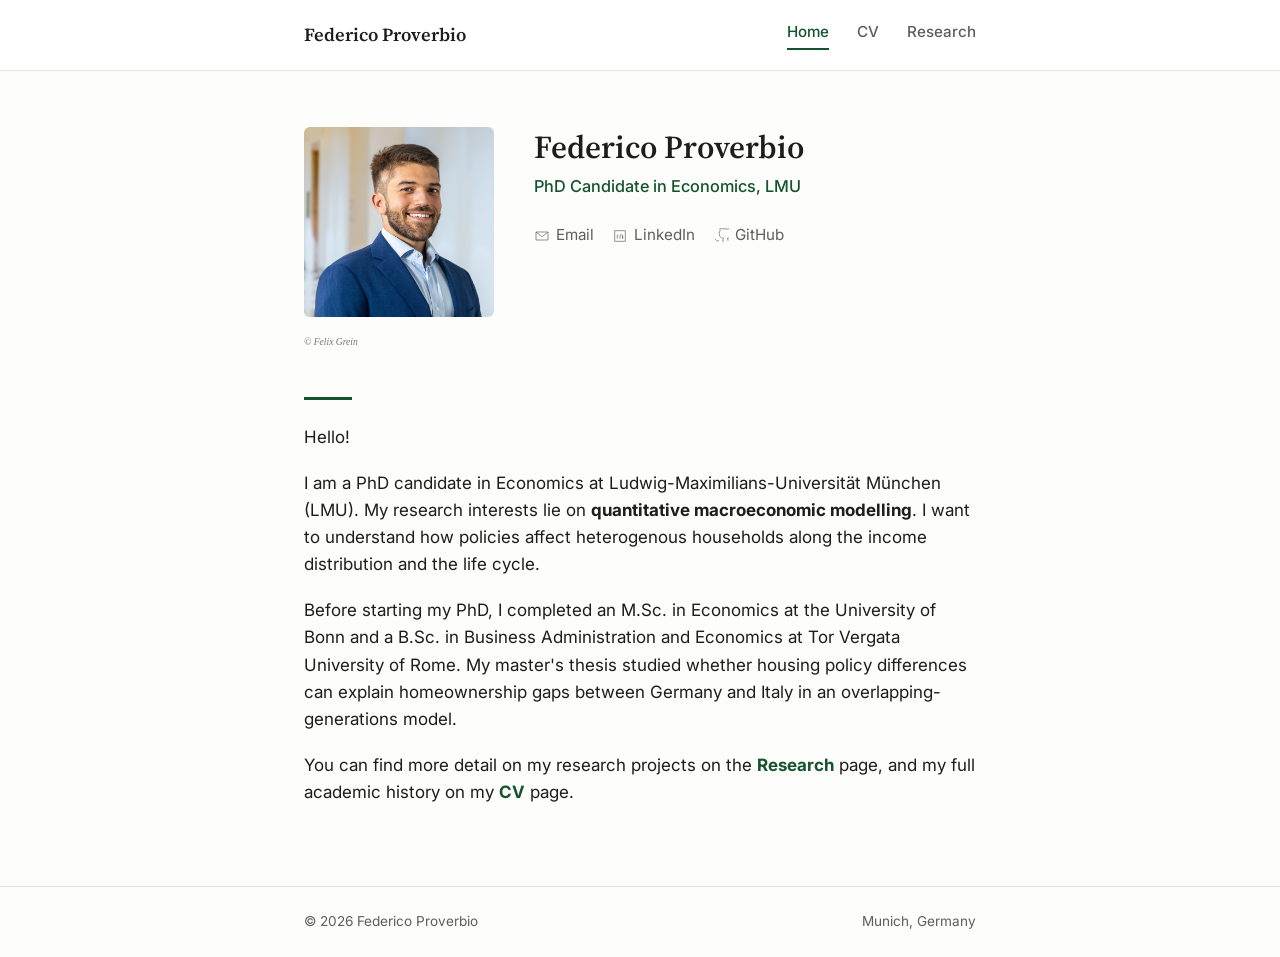
<file: index.html>
<!DOCTYPE html>
<html lang="en">
<head>
<meta charset="UTF-8">
<meta name="viewport" content="width=device-width, initial-scale=1">
<title>Federico Proverbio</title>
<meta name="description" content="Federico Proverbio — PhD Candidate in Economics, LMU.">
<link rel="stylesheet" href="style.css">
</head>
<body>

<nav class="site-nav">
  <div class="wrap">
    <a class="brand" href="index.html">Federico Proverbio</a>
    <div class="links">
      <a href="index.html" class="active">Home</a>
      <a href="cv.html">CV</a>
      <a href="research.html">Research</a>
    </div>
  </div>
</nav>

<main>
  <div class="wrap">

    <section class="hero">
      <div class="hero-image-wrapper">
        <img src="images/Provebio_Federico_2026_quer.jpg" alt="Photo of Federico Proverbio">
        <div class="photo-credit">&copy; Felix Grein</div>
      </div>
  
  <div class="hero-text">
    <!-- Rest of your hero text code remains the same -->
        <h1>Federico Proverbio</h1>
        <div class="role">PhD Candidate in Economics, LMU</div>
        <div class="contact-row">
          <a href="mailto:Federico.Proverbio@lmu.de">
            <svg viewBox="0 0 24 24"><path d="M3 6h18v12H3z"/><path d="M3 6l9 7 9-7"/></svg>
            Email
          </a>
          <a href="https://www.linkedin.com/in/federico-proverbio" target="_blank" rel="noopener">
            <svg viewBox="0 0 24 24"><path d="M4 4h16v16H4z" stroke-linejoin="round"/><path d="M8 10v6M8 7v.01M12 16v-4c0-1.2 1-2 2-2s2 .8 2 2v4M16 16v-4"/></svg>
            LinkedIn
          </a>
          <a href="https://github.com/federico-proverbio" target="_blank" rel="noopener">
            <svg viewBox="0 0 24 24"><path d="M9 19c-4 1.5-4-2-6-2m12 4v-3.4c0-1 .3-1.6 1-2.2-3.3-.4-6.7-1.6-6.7-7.4 0-1.6.6-3 1.5-4-.2-.4-.7-2 .1-4 0 0 1.3-.4 4.1 1.6a14 14 0 0 1 7.4 0c2.8-2 4.1-1.6 4.1-1.6.8 2 .3 3.6.1 4 1 1 1.5 2.4 1.5 4 0 5.8-3.4 7-6.7 7.4.5.5 1 1.4 1 2.8V19"/></svg>
            GitHub
          </a>
        </div>
      </div>
    </section>

    <hr class="hero-rule">

    <section class="bio">
      <p>
      </p>
        Hello!
      </p>
        I am a PhD candidate in Economics at Ludwig-Maximilians-Universität München (LMU).

       My research interests lie on <b>quantitative macroeconomic modelling</b>. I want to understand how
       policies affect heterogenous households along the income distribution and the life cycle. 
      </p>
      <p>
        Before starting my PhD, I completed an M.Sc. in Economics at the University of Bonn
        and a B.Sc. in Business Administration and Economics at Tor Vergata University
        of Rome. My master's thesis studied whether housing policy differences can explain
        homeownership gaps between Germany and Italy in an overlapping-generations model.
      </p>
      <p>
        You can find more detail on my research projects on the
        <b><a href="research.html">Research</a></b> page, and my full academic history on my
        <b><a href="cv.html">CV</a></b> page.
      </p>
    </section>

  </div>
</main>

<footer>
  <div class="wrap">
    <span>© 2026 Federico Proverbio</span>
    <span>Munich, Germany</span>
  </div>
</footer>

</body>
</html>
</file>
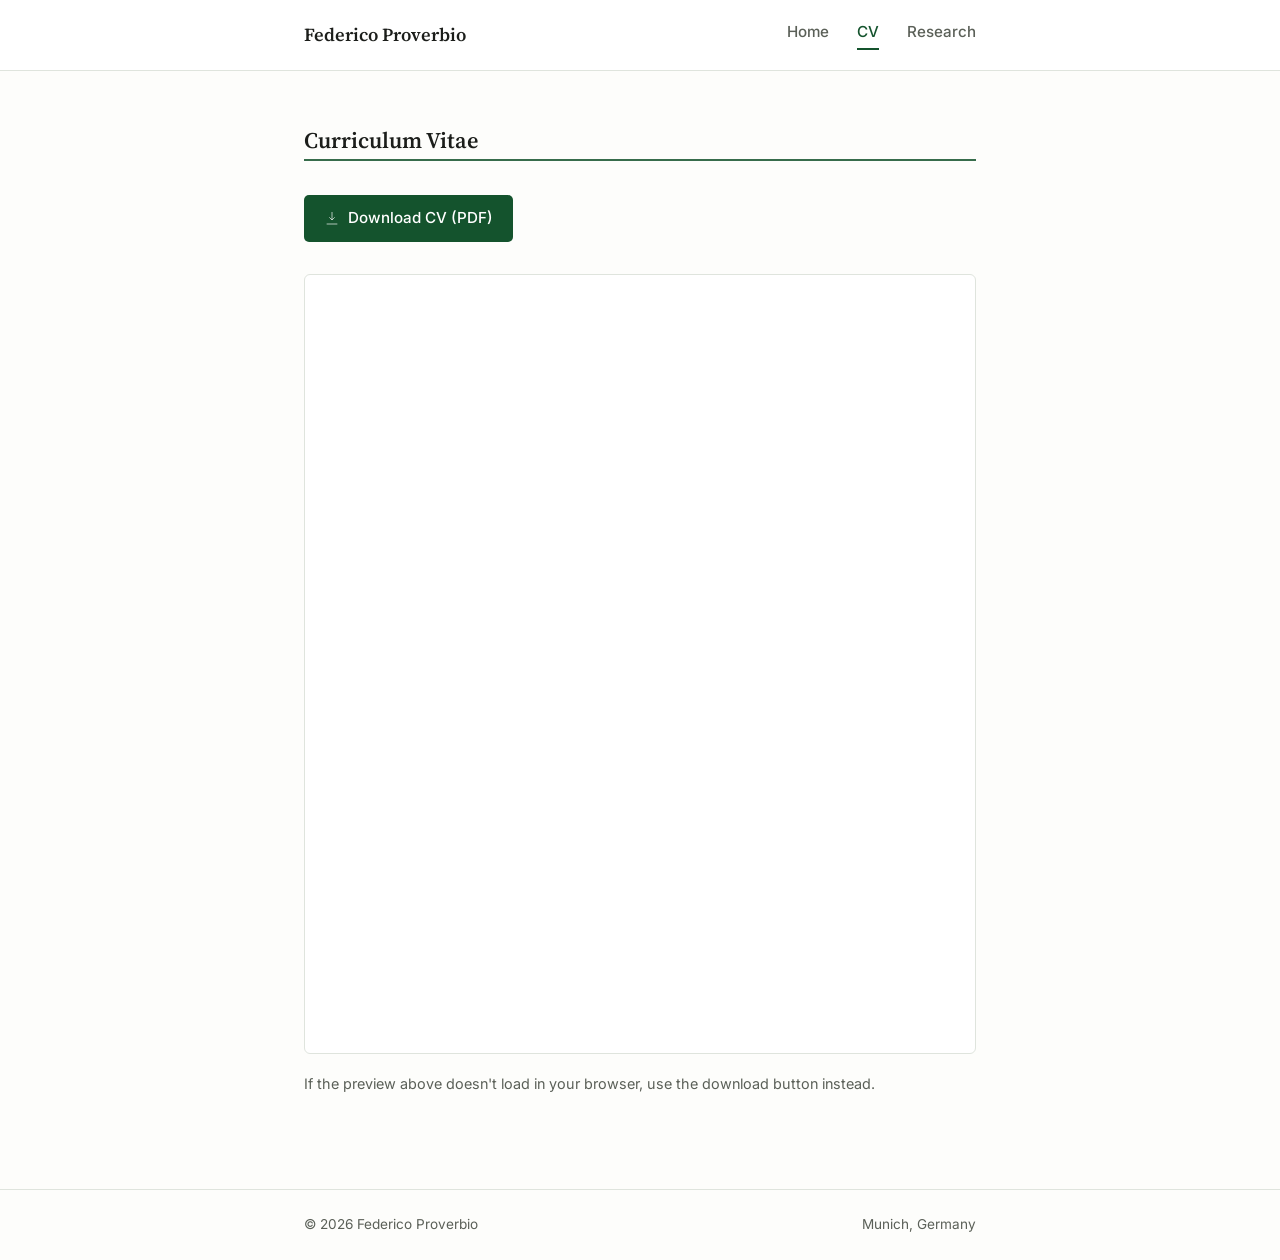
<file: cv.html>
<!DOCTYPE html>
<html lang="en">
<head>
<meta charset="UTF-8">
<meta name="viewport" content="width=device-width, initial-scale=1">
<title>CV — Federico Proverbio</title>
<meta name="description" content="Curriculum Vitae of Federico Proverbio, PhD Candidate in Economics at LMU Munich.">
<link rel="stylesheet" href="style.css">
</head>
<body>

<nav class="site-nav">
  <div class="wrap">
    <a class="brand" href="index.html">Federico Proverbio</a>
    <div class="links">
      <a href="index.html">Home</a>
      <a href="cv.html" class="active">CV</a>
      <a href="research.html">Research</a>
    </div>
  </div>
</nav>

<main>
  <div class="wrap">

    <h2 class="section-title">Curriculum Vitae</h2>
    <hr class="section-rule">
    <a class="cv-download" href="cv/Proverbio_CV.pdf" download>
      <svg viewBox="0 0 24 24" width="16" height="16" stroke="currentColor" fill="none"><path d="M12 3v12m0 0l-4-4m4 4l4-4M4 21h16"/></svg>
      Download CV (PDF)
    </a>

    <iframe class="pdf-frame" src="cv/Proverbio_CV.pdf" title="Federico Proverbio CV"></iframe>
    <p class="pdf-fallback">
      If the preview above doesn't load in your browser, use the download button instead.
    </p>

  </div>
</main>

<footer>
  <div class="wrap">
    <span>© 2026 Federico Proverbio</span>
    <span>Munich, Germany</span>
  </div>
</footer>

</body>
</html>
</file>
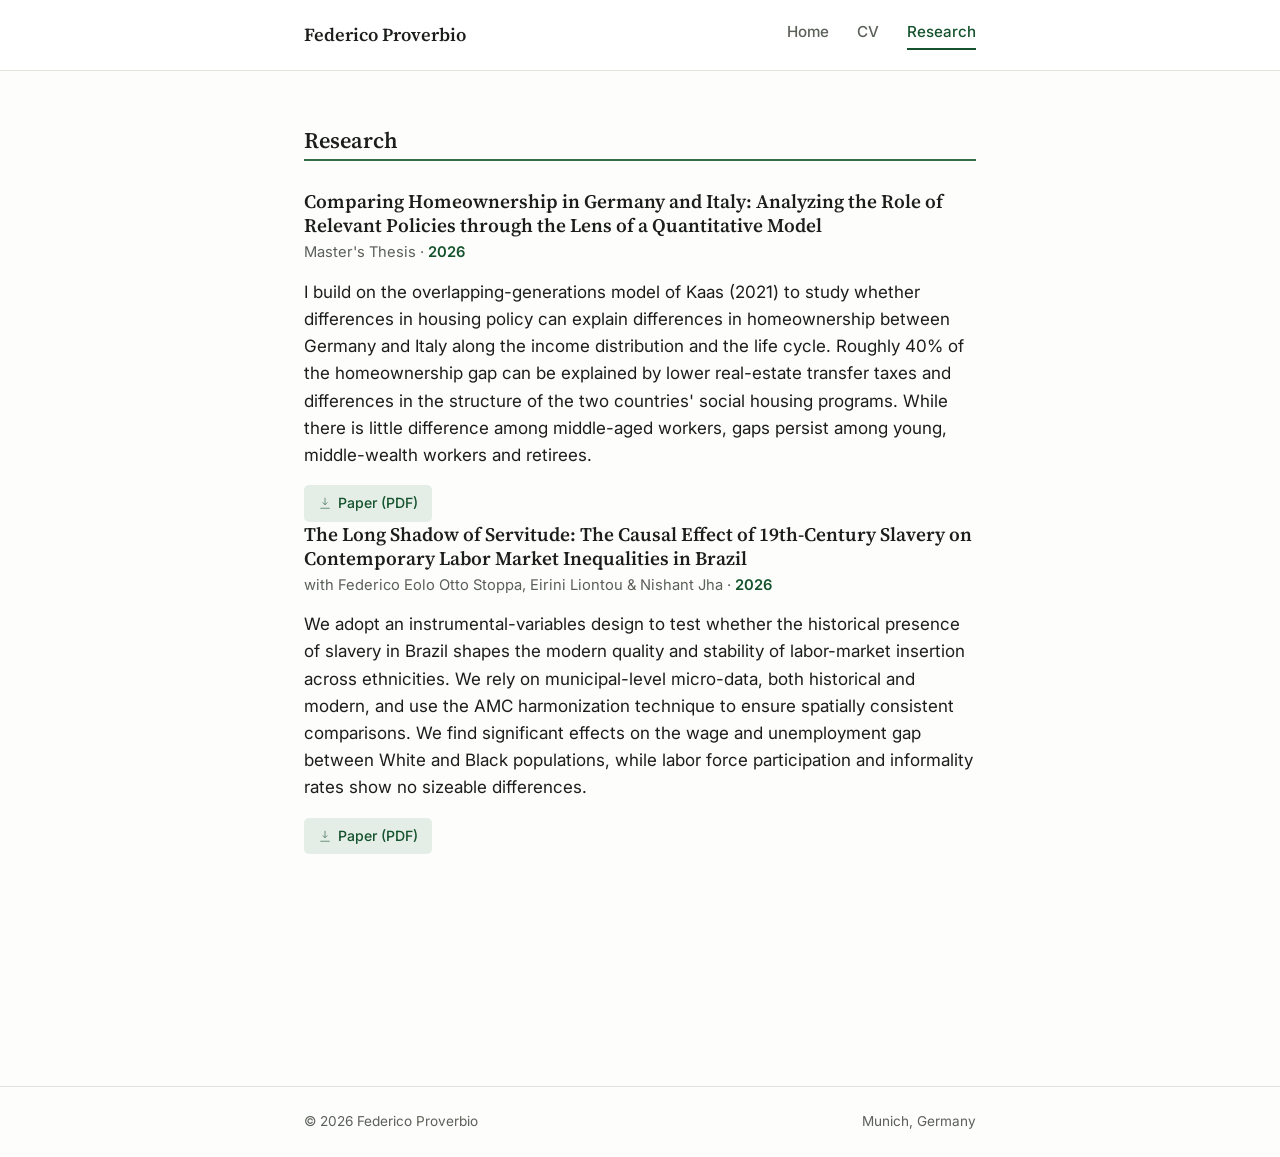
<file: research.html>
<!DOCTYPE html>
<html lang="en">
<head>
<meta charset="UTF-8">
<meta name="viewport" content="width=device-width, initial-scale=1">
<title>Research — Federico Proverbio</title>
<meta name="description" content="Research projects by Federico Proverbio in macroeconomics and housing.">
<link rel="stylesheet" href="style.css">
</head>
<body>

<nav class="site-nav">
  <div class="wrap">
    <a class="brand" href="index.html">Federico Proverbio</a>
    <div class="links">
      <a href="index.html">Home</a>
      <a href="cv.html">CV</a>
      <a href="research.html" class="active">Research</a>
    </div>
  </div>
</nav>

<main>
  <div class="wrap">

    <h2 class="section-title">Research</h2>
    <hr class="section-rule">

    <!-- ===================== PROJECT 1 ===================== -->
    <article class="project">
      <h3>Comparing Homeownership in Germany and Italy: Analyzing the Role of Relevant Policies through the Lens of a Quantitative Model</h3>
      <div class="meta">Master's Thesis &middot; <span class="year">2026</span></div>
      <p class="desc">
        I build on the overlapping-generations model of Kaas (2021) to study whether differences
        in housing policy can explain differences in homeownership between Germany and Italy along
        the income distribution and the life cycle. Roughly 40% of the homeownership gap can be
        explained by lower real-estate transfer taxes and differences in the structure of the two
        countries' social housing programs. While there is little difference among middle-aged
        workers, gaps persist among young, middle-wealth workers and retirees.
      </p>
      <div class="project-links">
        <!-- Swap href="#" for your real links, e.g. href="papers/homeownership_thesis.pdf" -->
        <a href="papers/Paper_Homeownership.pdf">
          <svg viewBox="0 0 24 24"><path d="M12 3v12m0 0l-4-4m4 4l4-4M4 21h16"/></svg>
          Paper (PDF)
        </a>
      </div>
     

    <!-- ===================== PROJECT 2 ===================== -->
    <article class="project">
      <h3>The Long Shadow of Servitude: The Causal Effect of 19th-Century Slavery on Contemporary Labor Market Inequalities in Brazil</h3>
      <div class="meta">with Federico Eolo Otto Stoppa, Eirini Liontou &amp; Nishant Jha &middot; <span class="year">2026</span></div>
      <p class="desc">
        We adopt an instrumental-variables design to test whether the historical presence of
        slavery in Brazil shapes the modern quality and stability of labor-market insertion across
        ethnicities. We rely on municipal-level micro-data, both historical and modern, and use the
        AMC harmonization technique to ensure spatially consistent comparisons. We find significant
        effects on the wage and unemployment gap between White and Black populations, while labor
        force participation and informality rates show no sizeable differences.
      </p>
      <div class="project-links">
        <a href="papers/Paper_Slavery.pdf">
          <svg viewBox="0 0 24 24"><path d="M12 3v12m0 0l-4-4m4 4l4-4M4 21h16"/></svg>
          Paper (PDF)
        </a>
      </div>
    </article>

    

  </div>
</main>

<footer>
  <div class="wrap">
    <span>© 2026 Federico Proverbio</span>
    <span>Munich, Germany</span>
  </div>
</footer>

</body>
</html>
</file>
<file: style.css>
/* ============================================================
   Federico Proverbio — academic site
   ============================================================ */

@import url('https://fonts.googleapis.com/css2?family=Source+Serif+4:opsz,wght@8..60,400;8..60,600;8..60,700&family=Inter:wght@400;500;600&display=swap');

:root {
  --bg: #fdfdfb;
  --surface: #ffffff;
  --ink: #1c1e1b;
  --ink-muted: #5b6058;
  --accent: #14532d;
  --accent-soft: #e4ede6;
  --border: #dfe4dd;
  --max-width: 720px;
}

* { box-sizing: border-box; }

html {
  scroll-behavior: smooth;
}

body {
  margin: 0;
  background: var(--bg);
  color: var(--ink);
  font-family: 'Inter', -apple-system, BlinkMacSystemFont, 'Segoe UI', sans-serif;
  font-size: 17px;
  line-height: 1.6;
  -webkit-font-smoothing: antialiased;
}

a {
  color: var(--accent);
  text-decoration: none;
}
a:hover, a:focus-visible {
  text-decoration: underline;
}

h1, h2, h3 {
  font-family: 'Source Serif 4', Georgia, serif;
  font-weight: 600;
  color: var(--ink);
  line-height: 1.25;
  margin: 0 0 0.5em;
}

/* ---------- Layout shell ---------- */
.wrap {
  max-width: var(--max-width);
  margin: 0 auto;
  padding: 0 24px;
}

/* ---------- Nav ---------- */
.site-nav {
  border-bottom: 1px solid var(--border);
  background: var(--surface);
}
.site-nav .wrap {
  display: flex;
  align-items: center;
  justify-content: space-between;
  padding-top: 20px;
  padding-bottom: 20px;
  flex-wrap: wrap;
  gap: 12px;
}
.site-nav .brand {
  font-family: 'Source Serif 4', Georgia, serif;
  font-weight: 600;
  font-size: 1.15rem;
  color: var(--ink);
  text-decoration: none;
}
.site-nav .links {
  display: flex;
  gap: 28px;
}
.site-nav .links a {
  color: var(--ink-muted);
  font-size: 0.95rem;
  font-weight: 500;
  padding-bottom: 4px;
  border-bottom: 2px solid transparent;
}
.site-nav .links a:hover,
.site-nav .links a.active {
  color: var(--accent);
  text-decoration: none;
  border-bottom-color: var(--accent);
}

/* ---------- Main / footer ---------- */
main {
  padding: 56px 0 40px;
}
footer {
  border-top: 1px solid var(--border);
  margin-top: 40px;
}
footer .wrap {
  padding: 24px;
  font-size: 0.85rem;
  color: var(--ink-muted);
  display: flex;
  justify-content: space-between;
  flex-wrap: wrap;
  gap: 8px;
}

/* ---------- Hero (home page) ---------- */
.hero {
  display: flex;
  gap: 40px;
  align-items: flex-start;
  margin-bottom: 48px;
}
.hero img {
  width: 190px;
  height: 190px;
  object-fit: cover;
  border-radius: 6px;
  flex-shrink: 0;
}
.hero-text h1 {
  font-size: 2rem;
  margin-bottom: 6px;
}
.hero-text .role {
  color: var(--accent);
  font-weight: 500;
  margin-bottom: 18px;
  font-size: 1.02rem;
}
.hero-rule {
  width: 48px;
  height: 3px;
  background: var(--accent);
  border: none;
  margin: 8px 0 24px;
}

.bio p {
  margin: 0 0 1.1em;
  color: var(--ink);
}
.bio p:last-child { margin-bottom: 0; }

/* ---------- Contact row ---------- */
.contact-row {
  display: flex;
  flex-wrap: wrap;
  gap: 18px;
  margin-top: 24px;
  font-size: 0.95rem;
}
.contact-row a {
  color: var(--ink-muted);
  display: inline-flex;
  align-items: center;
  gap: 6px;
}
.contact-row a:hover { color: var(--accent); text-decoration: none; }
.contact-row svg { width: 16px; height: 16px; stroke: currentColor; fill: none; }

/* ---------- Section heading pattern (echoes the CV's green rule) ---------- */
.section-title {
  font-size: 1.4rem;
  margin-bottom: 4px;
}
.section-rule {
  border: none;
  height: 2px;
  background: var(--accent);
  width: 100%;
  margin: 0 0 28px;
  opacity: 0.85;
}

/* ---------- CV page ---------- */
.cv-download {
  display: inline-flex;
  align-items: center;
  gap: 8px;
  background: var(--accent);
  color: #fff;
  padding: 11px 20px;
  border-radius: 5px;
  font-weight: 500;
  font-size: 0.95rem;
  margin: 6px 0 32px;
}
.cv-download:hover {
  background: #0f3f22;
  text-decoration: none;
  color: #fff;
}
.pdf-frame {
  width: 100%;
  height: 780px;
  border: 1px solid var(--border);
  border-radius: 6px;
  background: var(--surface);
}
.pdf-fallback {
  font-size: 0.9rem;
  color: var(--ink-muted);
  margin-top: 10px;
}

/* ---------- Research entries ---------- */
.project {
  margin-bottom: 40px;
  padding-bottom: 36px;
  border-bottom: 1px solid var(--border);
}
.project:last-child { border-bottom: none; }
.project h3 {
  font-size: 1.2rem;
  margin-bottom: 4px;
}
.project .meta {
  color: var(--ink-muted);
  font-size: 0.92rem;
  margin-bottom: 14px;
}
.project .meta .year {
  color: var(--accent);
  font-weight: 600;
}
.project p.desc {
  margin: 0 0 16px;
}
.project-links {
  display: flex;
  flex-wrap: wrap;
  gap: 10px;
}
.project-links a {
  display: inline-flex;
  align-items: center;
  gap: 6px;
  font-size: 0.88rem;
  font-weight: 500;
  color: var(--accent);
  background: var(--accent-soft);
  padding: 7px 14px;
  border-radius: 5px;
}
.project-links a:hover {
  background: var(--accent);
  color: #fff;
  text-decoration: none;
}
.project-links svg { width: 14px; height: 14px; stroke: currentColor; fill: none; }

.placeholder-note {
  font-size: 0.82rem;
  color: var(--ink-muted);
  font-style: italic;
}

/* ---------- Responsive ---------- */
@media (max-width: 620px) {
  body { font-size: 16px; }
  .hero { flex-direction: column; gap: 20px; }
  .hero img { width: 140px; height: 140px; }
  .hero-text h1 { font-size: 1.6rem; }
  .site-nav .links { gap: 18px; }
  .pdf-frame { height: 480px; }
}

@media (prefers-reduced-motion: reduce) {
  html { scroll-behavior: auto; }
}

.photo-credit {
  color: #777; /* Grey text */
  font-size: 0.6rem; /* Small character size */
  font-style: italic; /* Italicized text */
  font-family: Georgia, "Times New Roman", Times, serif; /* Serif font */
  margin-top: 8px; 
  text-align: left; /* Left-aligned */
}

/* Ensure the wrapper only takes up the width of the image so the left-alignment matches the photo's edge */
.hero-image-wrapper {
  display: inline-block; 
}
</file>
